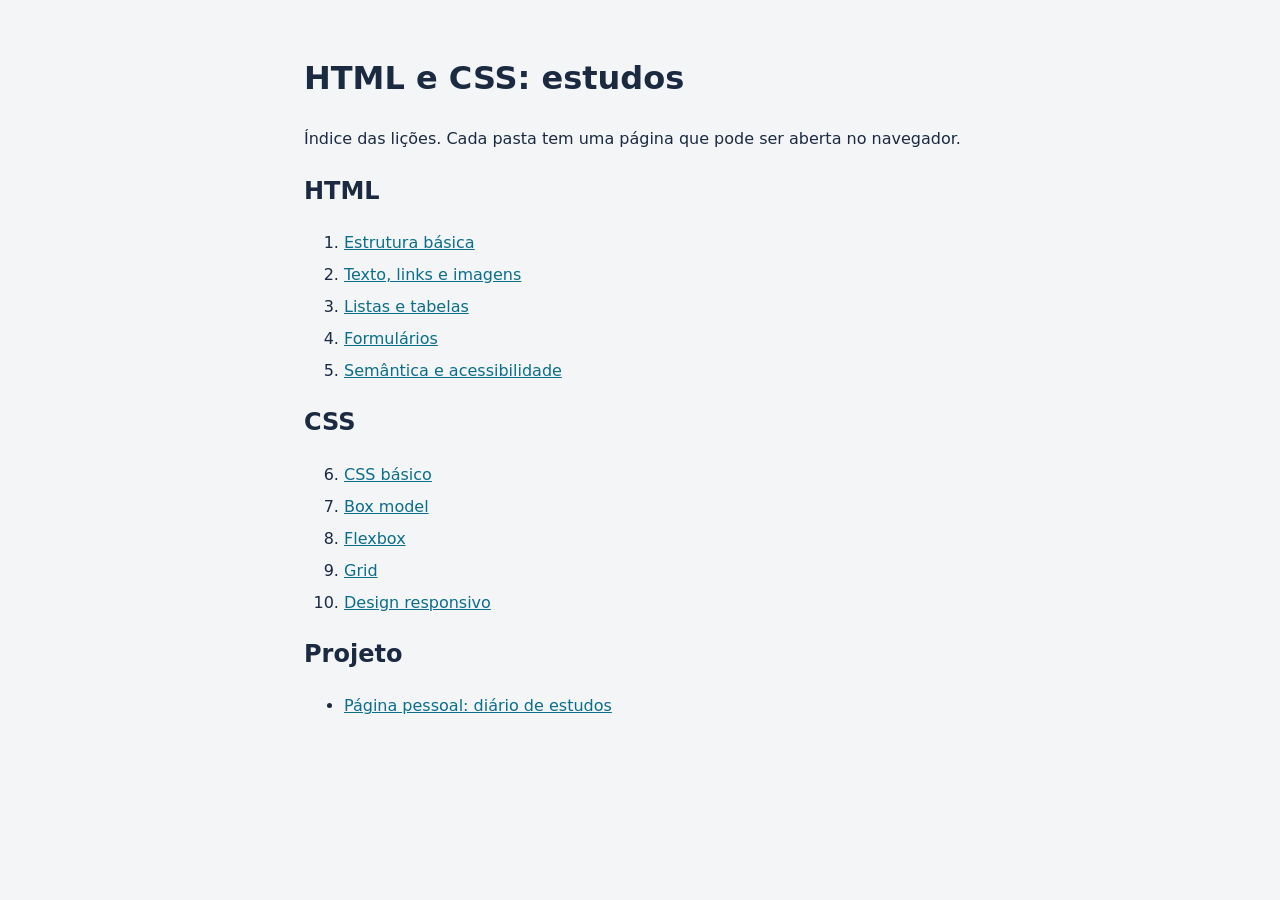
<file: index.html>
<!DOCTYPE html>
<html lang="pt-BR">
<head>
  <meta charset="UTF-8">
  <meta name="viewport" content="width=device-width, initial-scale=1.0">
  <title>HTML e CSS - Estudos</title>
  <style>
    body {
      font-family: system-ui, -apple-system, "Segoe UI", sans-serif;
      line-height: 1.6;
      max-width: 42rem;
      margin: 0 auto;
      padding: 2rem 1rem;
      color: #1b2a41;
      background-color: #f3f5f7;
    }
    a { color: #0b6e8a; }
    a:focus-visible { outline: 3px solid #f4b942; outline-offset: 2px; }
    li { margin-bottom: 0.4rem; }
    @media (prefers-color-scheme: dark) {
      body { color: #e8edf3; background-color: #121a26; }
      a { color: #5cc3e0; }
    }
  </style>
</head>
<body>
  <h1>HTML e CSS: estudos</h1>
  <p>Índice das lições. Cada pasta tem uma página que pode ser aberta no navegador.</p>

  <h2>HTML</h2>
  <ol>
    <li><a href="01-estrutura-basica/">Estrutura básica</a></li>
    <li><a href="02-texto-links-imagens/">Texto, links e imagens</a></li>
    <li><a href="03-listas-e-tabelas/">Listas e tabelas</a></li>
    <li><a href="04-formularios/">Formulários</a></li>
    <li><a href="05-semantica-e-acessibilidade/">Semântica e acessibilidade</a></li>
  </ol>

  <h2>CSS</h2>
  <ol start="6">
    <li><a href="06-css-basico/">CSS básico</a></li>
    <li><a href="07-box-model/">Box model</a></li>
    <li><a href="08-flexbox/">Flexbox</a></li>
    <li><a href="09-grid/">Grid</a></li>
    <li><a href="10-responsivo/">Design responsivo</a></li>
  </ol>

  <h2>Projeto</h2>
  <ul>
    <li><a href="projetos/pagina-pessoal/">Página pessoal: diário de estudos</a></li>
  </ul>
</body>
</html>
</file>
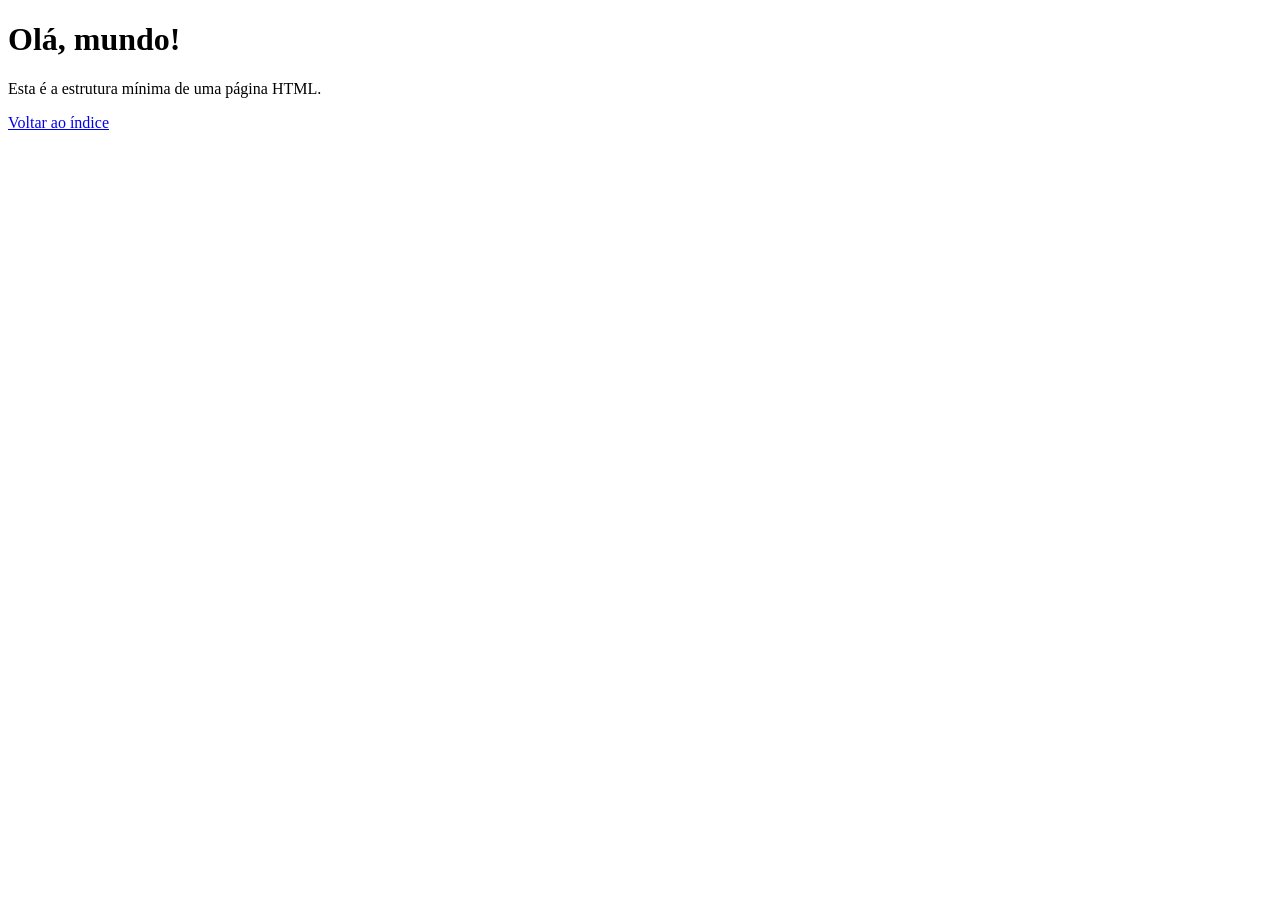
<file: 01-estrutura-basica/index.html>
<!DOCTYPE html>
<!-- Declara que o documento é HTML5. Sempre a primeira linha. -->
<html lang="pt-BR">
<!-- lang informa o idioma da página (leitores de tela e buscadores usam). -->
<head>
  <!-- O head guarda informações sobre a página; nada aqui aparece nela. -->
  <meta charset="UTF-8">
  <!-- UTF-8 faz os acentos (ç, ã, é) aparecerem corretamente. -->
  <meta name="viewport" content="width=device-width, initial-scale=1.0">
  <!-- Faz a página se ajustar à largura do celular. -->
  <title>01 - Estrutura básica</title>
  <!-- O título aparece na aba do navegador. -->
</head>
<body>
  <!-- Tudo o que aparece na página fica dentro do body. -->
  <h1>Olá, mundo!</h1>
  <p>Esta é a estrutura mínima de uma página HTML.</p>
  <p><a href="../index.html">Voltar ao índice</a></p>
</body>
</html>
</file>
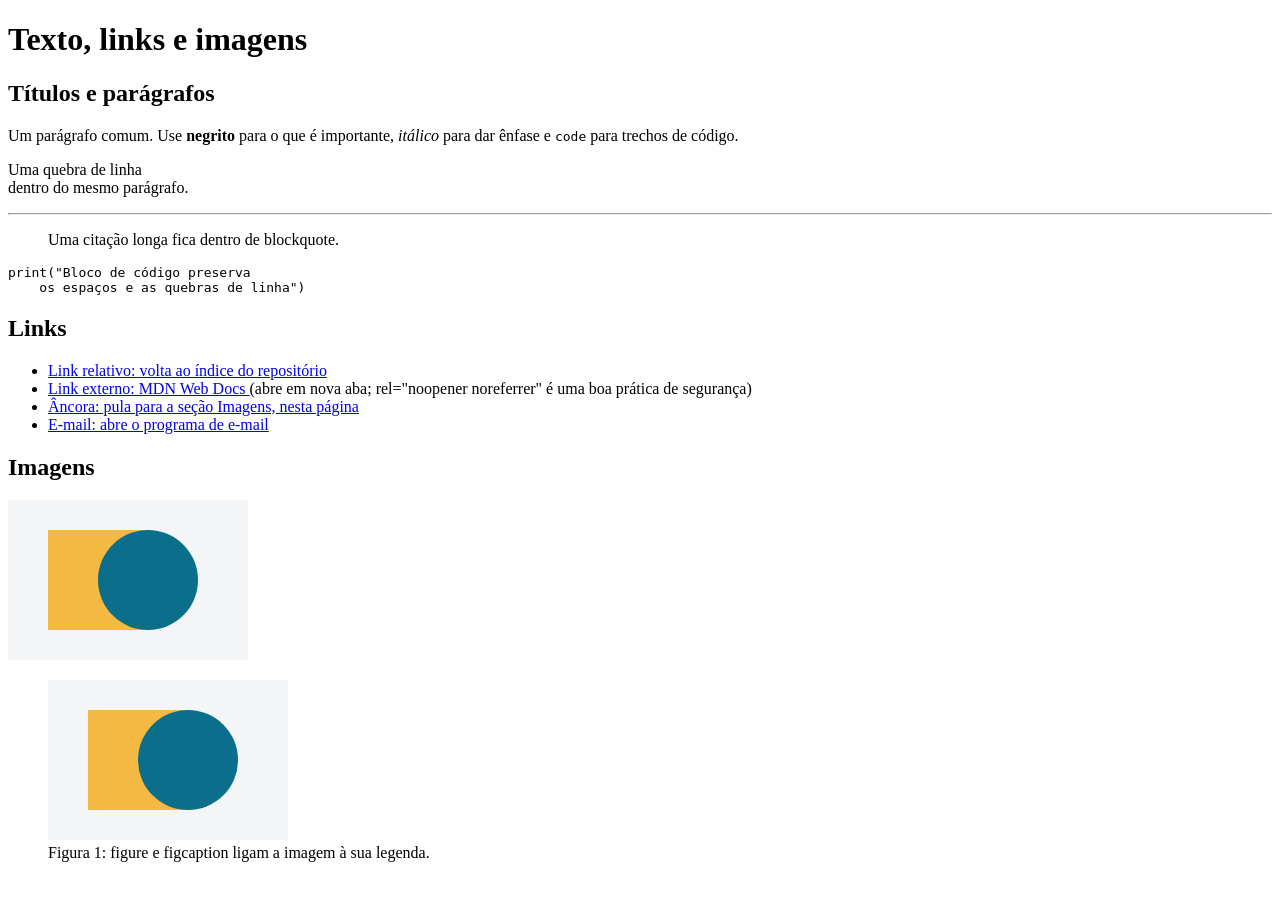
<file: 02-texto-links-imagens/index.html>
<!DOCTYPE html>
<html lang="pt-BR">
<head>
  <meta charset="UTF-8">
  <meta name="viewport" content="width=device-width, initial-scale=1.0">
  <title>02 - Texto, links e imagens</title>
</head>
<body>
  <h1>Texto, links e imagens</h1>

  <h2>Títulos e parágrafos</h2>
  <!-- h1 a h6: use um único h1 por página e não pule níveis. -->
  <p>
    Um parágrafo comum. Use <strong>negrito</strong> para o que é importante,
    <em>itálico</em> para dar ênfase e <code>code</code> para trechos de código.
  </p>
  <p>Uma quebra de linha<br>dentro do mesmo parágrafo.</p>
  <hr>
  <blockquote>
    <p>Uma citação longa fica dentro de blockquote.</p>
  </blockquote>
  <pre><code>print("Bloco de código preserva
    os espaços e as quebras de linha")</code></pre>

  <h2>Links</h2>
  <ul>
    <li><a href="../index.html">Link relativo: volta ao índice do repositório</a></li>
    <li>
      <a href="https://developer.mozilla.org/pt-BR/" target="_blank" rel="noopener noreferrer">
        Link externo: MDN Web Docs
      </a>
      (abre em nova aba; rel="noopener noreferrer" é uma boa prática de segurança)
    </li>
    <li><a href="#imagens">Âncora: pula para a seção Imagens, nesta página</a></li>
    <li><a href="mailto:voce@exemplo.com">E-mail: abre o programa de e-mail</a></li>
  </ul>

  <h2 id="imagens">Imagens</h2>
  <!-- alt descreve a imagem para quem não pode vê-la; width e height evitam "pulos" no carregamento. -->
  <img src="img/formas.svg" alt="Círculo azul sobre um quadrado amarelo" width="240" height="160">

  <figure>
    <img src="img/formas.svg" alt="Círculo azul sobre um quadrado amarelo" width="240" height="160">
    <figcaption>Figura 1: figure e figcaption ligam a imagem à sua legenda.</figcaption>
  </figure>
</body>
</html>
</file>
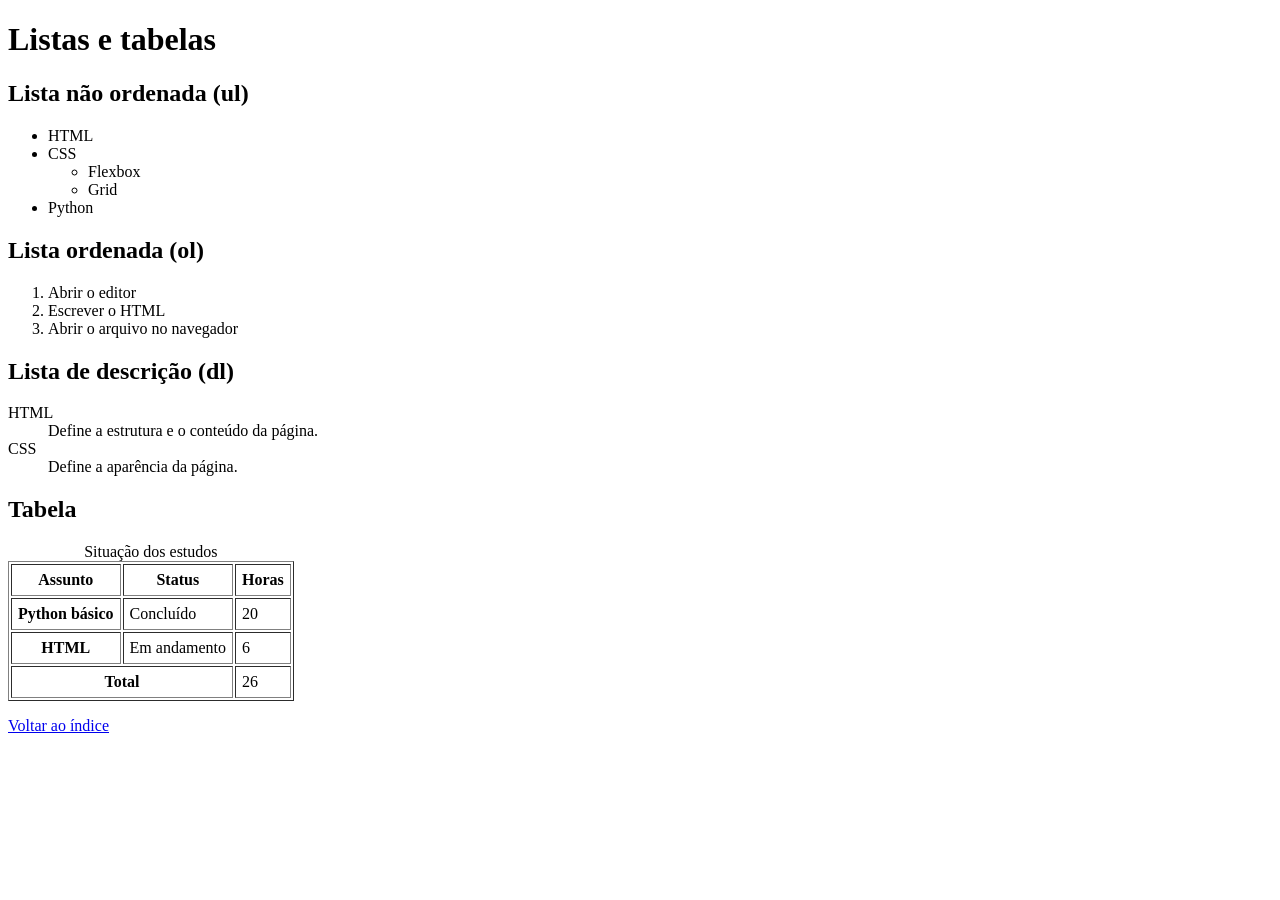
<file: 03-listas-e-tabelas/index.html>
<!DOCTYPE html>
<html lang="pt-BR">
<head>
  <meta charset="UTF-8">
  <meta name="viewport" content="width=device-width, initial-scale=1.0">
  <title>03 - Listas e tabelas</title>
</head>
<body>
  <h1>Listas e tabelas</h1>

  <h2>Lista não ordenada (ul)</h2>
  <ul>
    <li>HTML</li>
    <li>CSS
      <ul>
        <li>Flexbox</li>
        <li>Grid</li>
      </ul>
    </li>
    <li>Python</li>
  </ul>

  <h2>Lista ordenada (ol)</h2>
  <ol>
    <li>Abrir o editor</li>
    <li>Escrever o HTML</li>
    <li>Abrir o arquivo no navegador</li>
  </ol>

  <h2>Lista de descrição (dl)</h2>
  <dl>
    <dt>HTML</dt>
    <dd>Define a estrutura e o conteúdo da página.</dd>
    <dt>CSS</dt>
    <dd>Define a aparência da página.</dd>
  </dl>

  <h2>Tabela</h2>
  <!-- Tabelas servem para dados em linhas e colunas, nunca para montar o layout da página. -->
  <table border="1" cellpadding="6">
    <caption>Situação dos estudos</caption>
    <thead>
      <tr>
        <th scope="col">Assunto</th>
        <th scope="col">Status</th>
        <th scope="col">Horas</th>
      </tr>
    </thead>
    <tbody>
      <tr>
        <th scope="row">Python básico</th>
        <td>Concluído</td>
        <td>20</td>
      </tr>
      <tr>
        <th scope="row">HTML</th>
        <td>Em andamento</td>
        <td>6</td>
      </tr>
    </tbody>
    <tfoot>
      <tr>
        <th scope="row" colspan="2">Total</th>
        <td>26</td>
      </tr>
    </tfoot>
  </table>

  <p><a href="../index.html">Voltar ao índice</a></p>
</body>
</html>
</file>
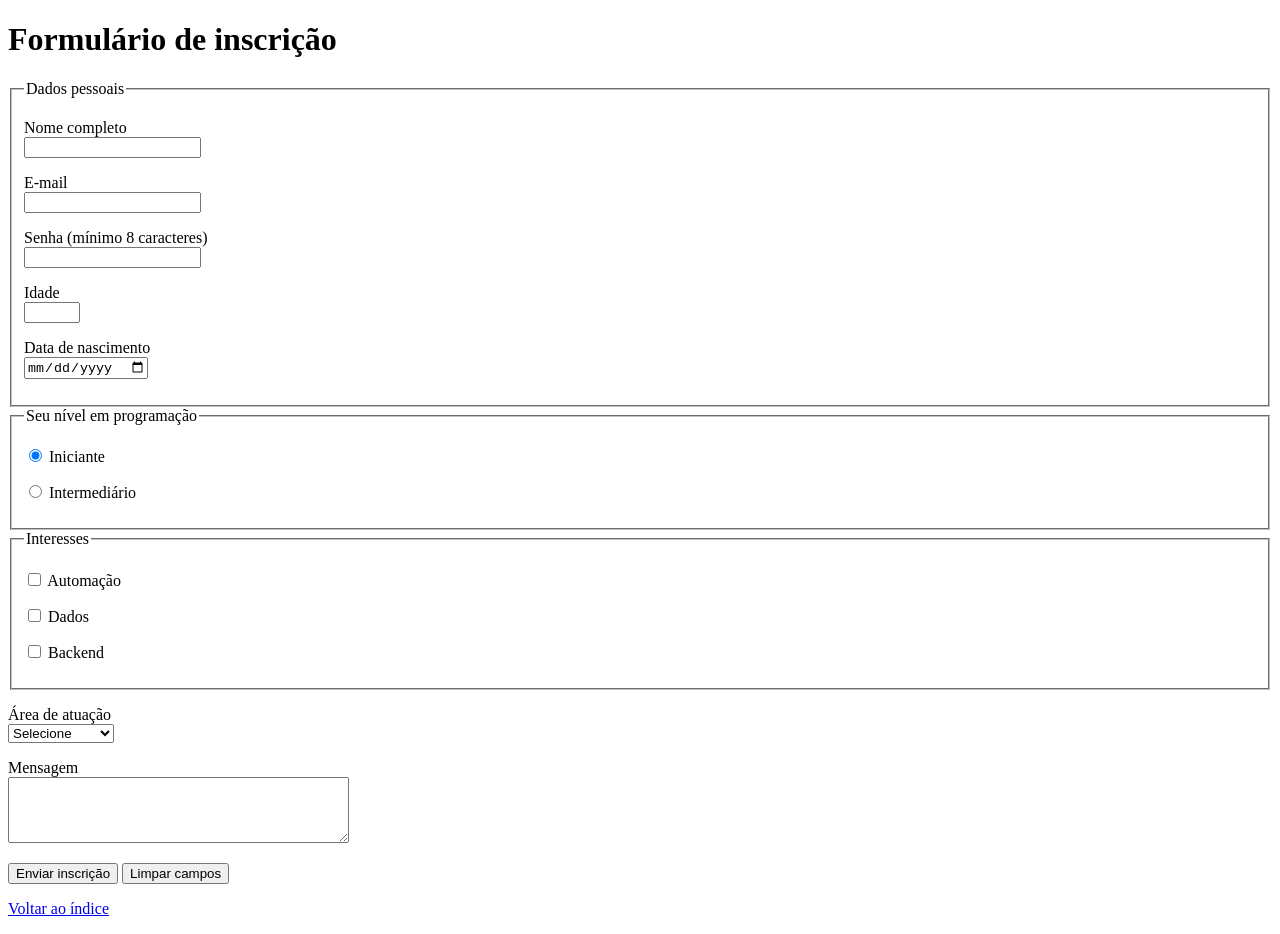
<file: 04-formularios/index.html>
<!DOCTYPE html>
<html lang="pt-BR">

<head>
  <meta charset="UTF-8">
  <meta name="viewport" content="width=device-width, initial-scale=1.0">
  <title>04 - Formulários</title>
</head>

<body>
  <h1>Formulário de inscrição</h1>

  <!--
    action="#" significa que o formulário não é enviado a lugar nenhum.
    Para receber os dados é preciso um servidor (por exemplo, um backend em
    Python).
  -->
  <form action="#" method="post">
    <fieldset>
      <legend>Dados pessoais</legend>

      <!-- label ligado ao campo por for/id: clicar no texto foca o campo. -->
      <p>
        <label for="nome">Nome completo</label><br>
        <input type="text" id="nome" name="nome" required autocomplete="name">
      </p>
      <p>
        <label for="email">E-mail</label><br>
        <input type="email" id="email" name="email" required autocomplete="email">
      </p>
      <p>
        <label for="senha">Senha (mínimo 8 caracteres)</label><br>
        <input type="password" id="senha" name="senha" minlength="8" required autocomplete="new-password">
      </p>
      <p>
        <label for="idade">Idade</label><br>
        <input type="number" id="idade" name="idade" min="0" max="120">
      </p>
      <p>
        <label for="nascimento">Data de nascimento</label><br>
        <input type="date" id="nascimento" name="nascimento">
      </p>
    </fieldset>

    <fieldset>
      <legend>Seu nível em programação</legend>
      <!-- Radios com o mesmo name: só um pode ser marcado. -->
      <p>
        <input type="radio" id="iniciante" name="nivel" value="iniciante" checked>
        <label for="iniciante">Iniciante</label>
      </p>
      <p>
        <input type="radio" id="intermediario" name="nivel" value="intermediario">
        <label for="intermediario">Intermediário</label>
      </p>
    </fieldset>

    <fieldset>
      <legend>Interesses</legend>
      <!-- Checkboxes: vários podem ser marcados. -->
      <p>
        <input type="checkbox" id="automacao" name="interesses" value="automacao">
        <label for="automacao">Automação</label>
      </p>
      <p>
        <input type="checkbox" id="dados" name="interesses" value="dados">
        <label for="dados">Dados</label>
      </p>
      <p>
        <input type="checkbox" id="backend" name="interesses" value="backend">
        <label for="backend">Backend</label>
      </p>
    </fieldset>

    <p>
      <label for="area">Área de atuação</label><br>
      <select id="area" name="area">
        <option value="">Selecione</option>
        <option value="ti">Tecnologia</option>
        <option value="adm">Administrativo</option>
        <option value="outra">Outra</option>
      </select>
    </p>
    <p>
      <label for="mensagem">Mensagem</label><br>
      <textarea id="mensagem" name="mensagem" rows="4" cols="40"></textarea>
    </p>

    <button type="submit">Enviar inscrição</button>
    <button type="reset">Limpar campos</button>
  </form>

  <p><a href="../index.html">Voltar ao índice</a></p>
</body>

</html>
</file>
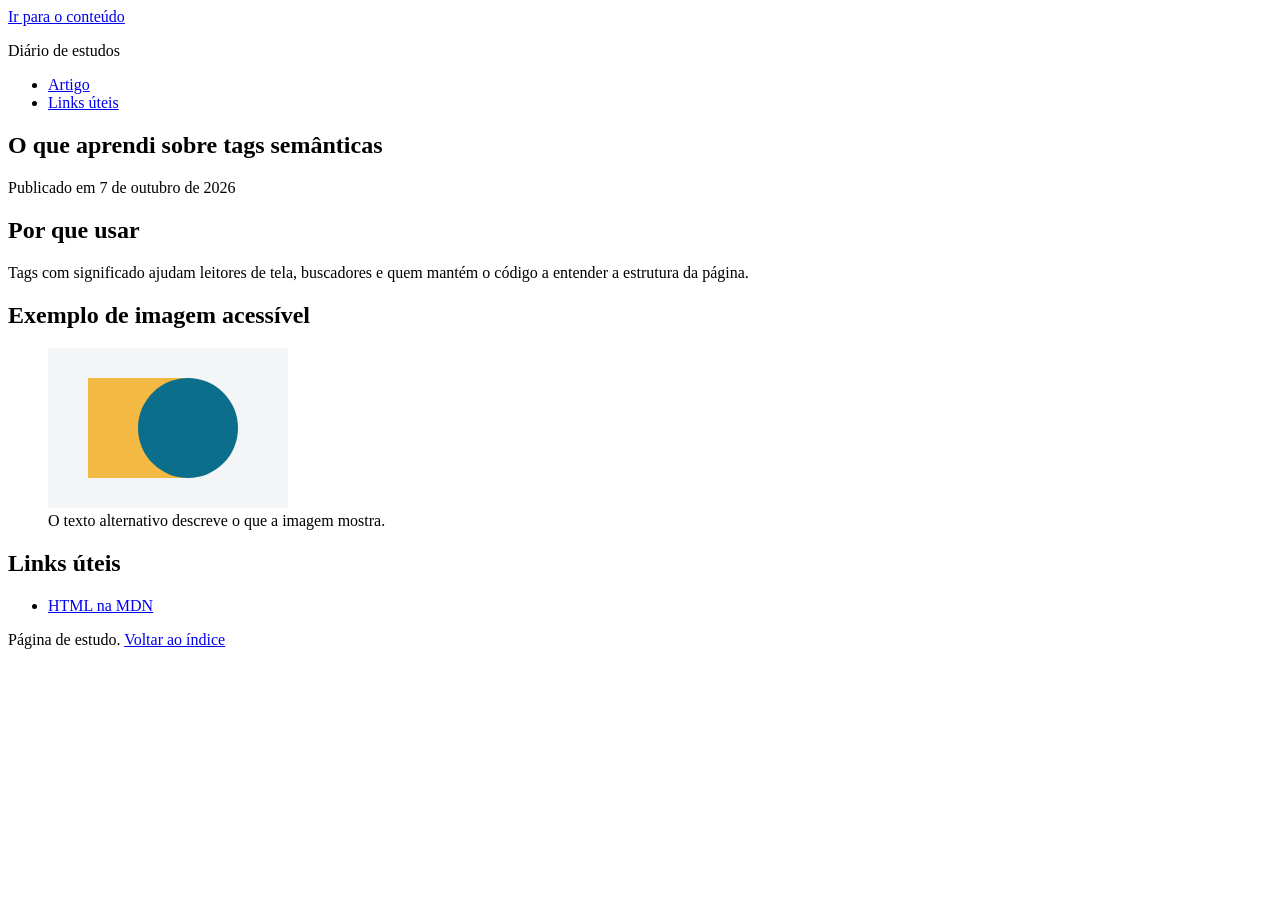
<file: 05-semantica-e-acessibilidade/index.html>
<!DOCTYPE html>
<html lang="pt-BR">

<head>
  <meta charset="UTF-8">
  <meta name="viewport" content="width=device-width, initial-scale=1.0">
  <title>05 - Semântica e acessibilidade</title>
</head>

<body>
  <!-- Link para quem navega só pelo teclado pular o menu. -->
  <a href="#conteudo">Ir para o conteúdo</a>

  <!-- header: cabeçalho da página (ou de uma seção). -->
  <header>
    <p>Diário de estudos</p>
    <!-- nav: bloco de navegação. aria-label diferencia de outros nav. -->
    <nav aria-label="Principal">
      <ul>
        <li><a href="#conteudo">Artigo</a></li>
        <li><a href="#lateral">Links úteis</a></li>
      </ul>
    </nav>
  </header>

  <!-- main: o conteúdo principal. Usar um por página. -->
  <main id="conteudo">
    <!-- article: conteúdo que faz sentido sozinho (post, notícia). -->
    <article>
      <h1>O que aprendi sobre tags semânticas</h1>
      <p>
        Publicado em <time datetime="2026-10-07">7 de outubro de 2026</time>
      </p>

      <!-- section: parte temática do conteúdo, normalmente com um título. -->
      <section>
        <h2>Por que usar</h2>
        <p>
          Tags com significado ajudam leitores de tela, buscadores e quem
          mantém o código a entender a estrutura da página.
        </p>
      </section>

      <section>
        <h2>Exemplo de imagem acessível</h2>
        <figure>
          <img src="../02-texto-links-imagens/img/formas.svg" alt="Círculo azul sobre um quadrado amarelo" width="240"
            height="160">
          <figcaption>O texto alternativo descreve o que a imagem mostra.</figcaption>
        </figure>
      </section>
    </article>

    <!-- aside: conteúdo relacionado, mas secundário. -->
    <aside id="lateral">
      <h2>Links úteis</h2>
      <ul>
        <li><a href="https://developer.mozilla.org/pt-BR/docs/Web/HTML" target="_blank" rel="noopener noreferrer">HTML
            na MDN</a></li>
      </ul>
    </aside>
  </main>

  <!-- footer: rodapé da página (ou de uma seção). -->
  <footer>
    <p>Página de estudo. <a href="../index.html">Voltar ao índice</a></p>
  </footer>
</body>

</html>
</file>
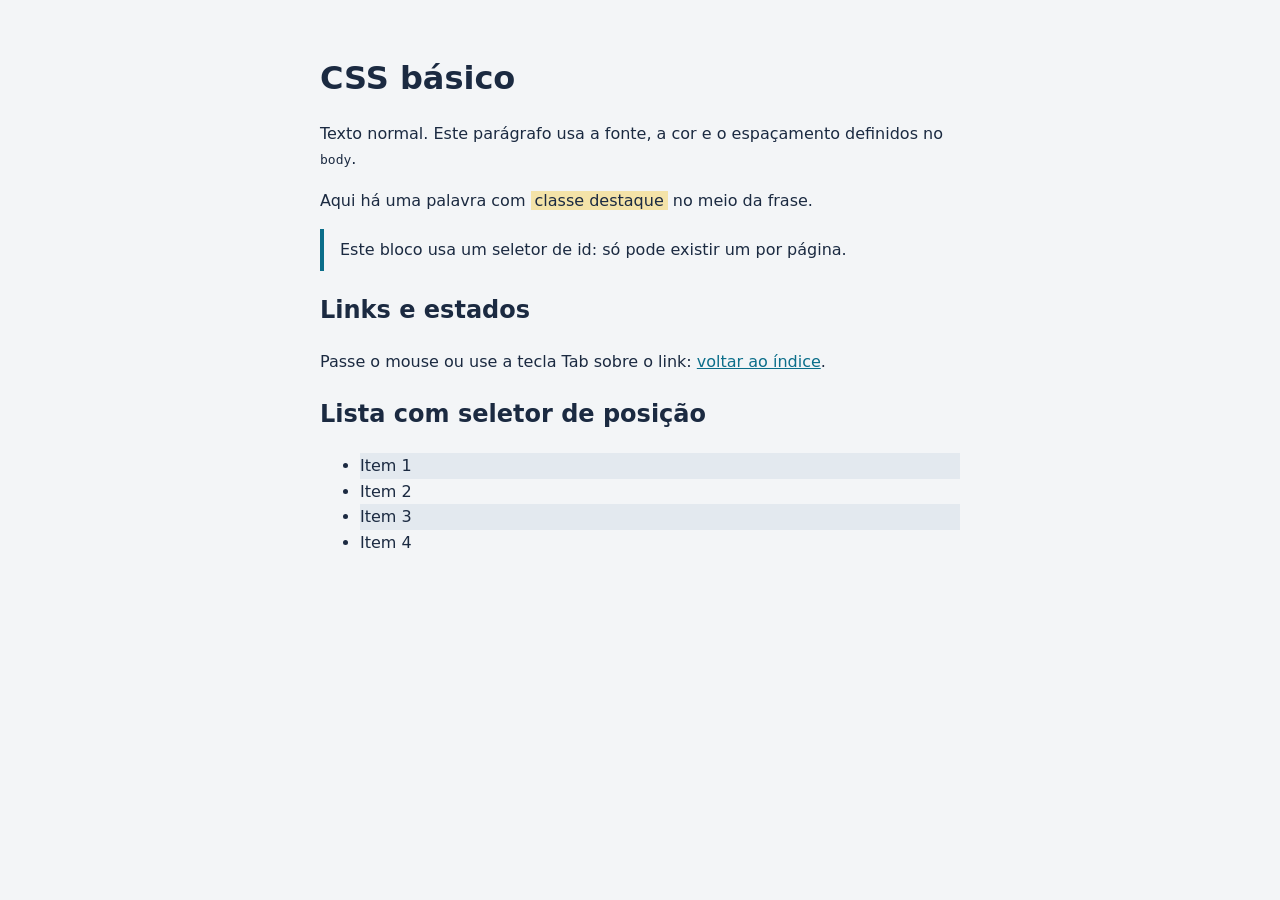
<file: 06-css-basico/index.html>
<!DOCTYPE html>
<html lang="pt-BR">
<head>
  <meta charset="UTF-8">
  <meta name="viewport" content="width=device-width, initial-scale=1.0">
  <title>06 - CSS básico</title>
  <!-- Liga a folha de estilo externa: a forma recomendada de usar CSS. -->
  <link rel="stylesheet" href="style.css">
</head>
<body>
  <h1>CSS básico</h1>

  <p>Texto normal. Este parágrafo usa a fonte, a cor e o espaçamento definidos no <code>body</code>.</p>
  <p>Aqui há uma palavra com <span class="destaque">classe destaque</span> no meio da frase.</p>
  <p id="aviso">Este bloco usa um seletor de id: só pode existir um por página.</p>

  <h2>Links e estados</h2>
  <p>
    Passe o mouse ou use a tecla Tab sobre o link:
    <a href="../index.html">voltar ao índice</a>.
  </p>

  <h2>Lista com seletor de posição</h2>
  <ul class="zebra">
    <li>Item 1</li>
    <li>Item 2</li>
    <li>Item 3</li>
    <li>Item 4</li>
  </ul>
</body>
</html>
</file>
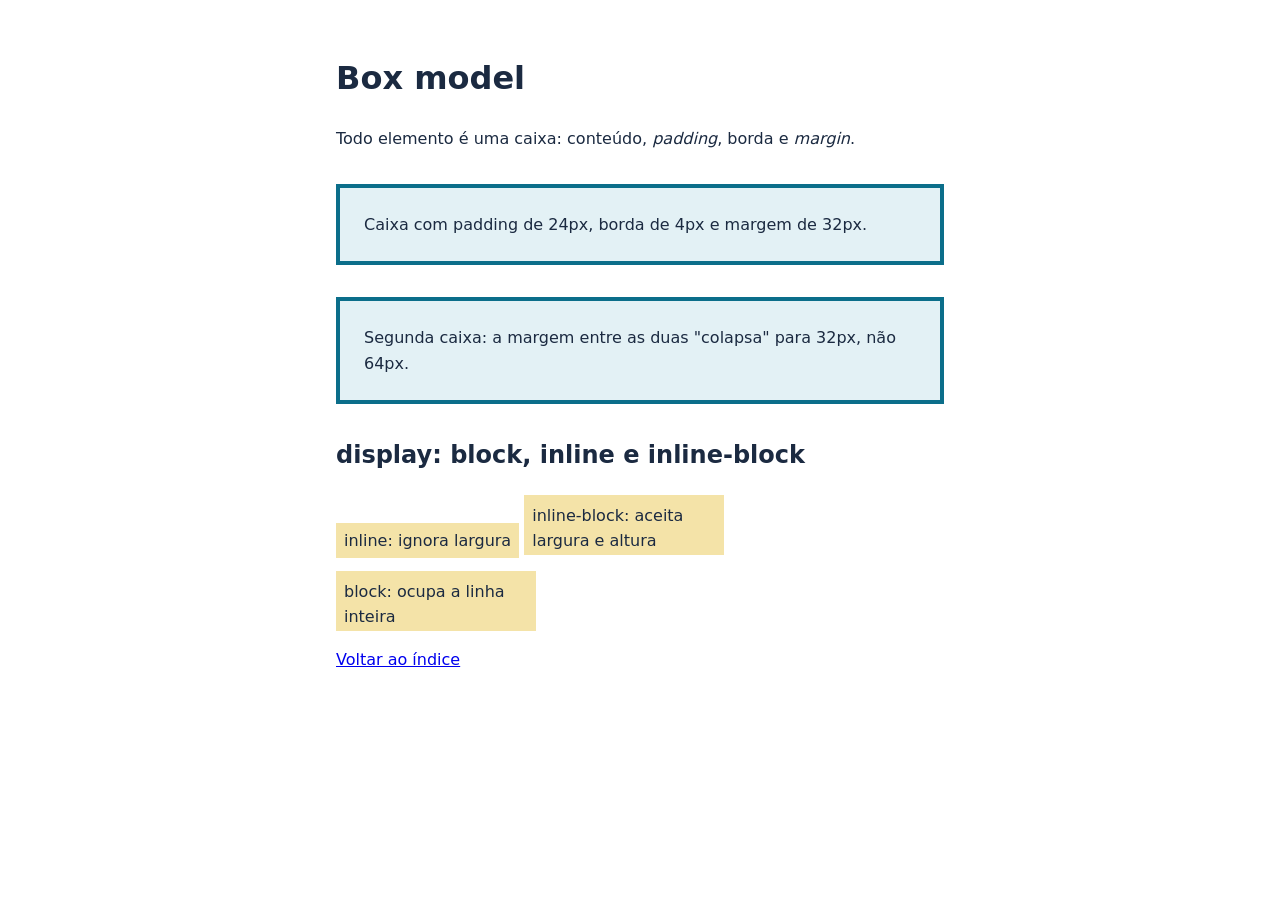
<file: 07-box-model/index.html>
<!DOCTYPE html>
<html lang="pt-BR">
<head>
  <meta charset="UTF-8">
  <meta name="viewport" content="width=device-width, initial-scale=1.0">
  <title>07 - Box model</title>
  <link rel="stylesheet" href="style.css">
</head>
<body>
  <h1>Box model</h1>
  <p>Todo elemento é uma caixa: conteúdo, <em>padding</em>, borda e <em>margin</em>.</p>

  <div class="caixa">
    Caixa com padding de 24px, borda de 4px e margem de 32px.
  </div>

  <div class="caixa">
    Segunda caixa: a margem entre as duas "colapsa" para 32px, não 64px.
  </div>

  <h2>display: block, inline e inline-block</h2>
  <p>
    <span class="inline">inline: ignora largura</span>
    <span class="inline-bloco">inline-block: aceita largura e altura</span>
  </p>
  <div class="bloco">block: ocupa a linha inteira</div>

  <p><a href="../index.html">Voltar ao índice</a></p>
</body>
</html>
</file>
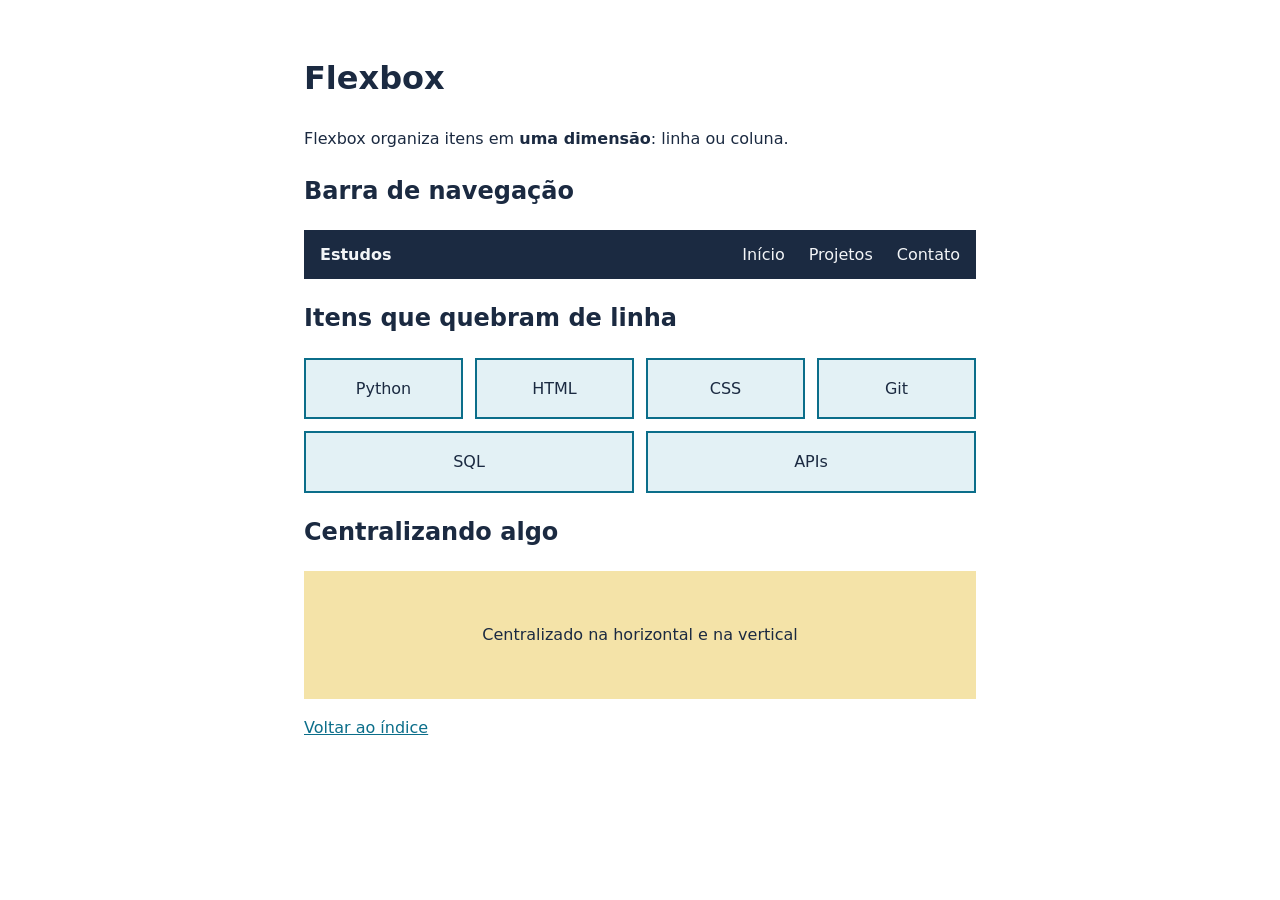
<file: 08-flexbox/index.html>
<!DOCTYPE html>
<html lang="pt-BR">
<head>
  <meta charset="UTF-8">
  <meta name="viewport" content="width=device-width, initial-scale=1.0">
  <title>08 - Flexbox</title>
  <link rel="stylesheet" href="style.css">
</head>
<body>
  <h1>Flexbox</h1>
  <p>Flexbox organiza itens em <strong>uma dimensão</strong>: linha ou coluna.</p>

  <h2>Barra de navegação</h2>
  <nav class="barra" aria-label="Exemplo">
    <a class="logo" href="#">Estudos</a>
    <ul class="menu">
      <li><a href="#">Início</a></li>
      <li><a href="#">Projetos</a></li>
      <li><a href="#">Contato</a></li>
    </ul>
  </nav>

  <h2>Itens que quebram de linha</h2>
  <div class="trilha">
    <div class="item">Python</div>
    <div class="item">HTML</div>
    <div class="item">CSS</div>
    <div class="item">Git</div>
    <div class="item">SQL</div>
    <div class="item">APIs</div>
  </div>

  <h2>Centralizando algo</h2>
  <div class="centro">Centralizado na horizontal e na vertical</div>

  <p><a href="../index.html">Voltar ao índice</a></p>
</body>
</html>
</file>
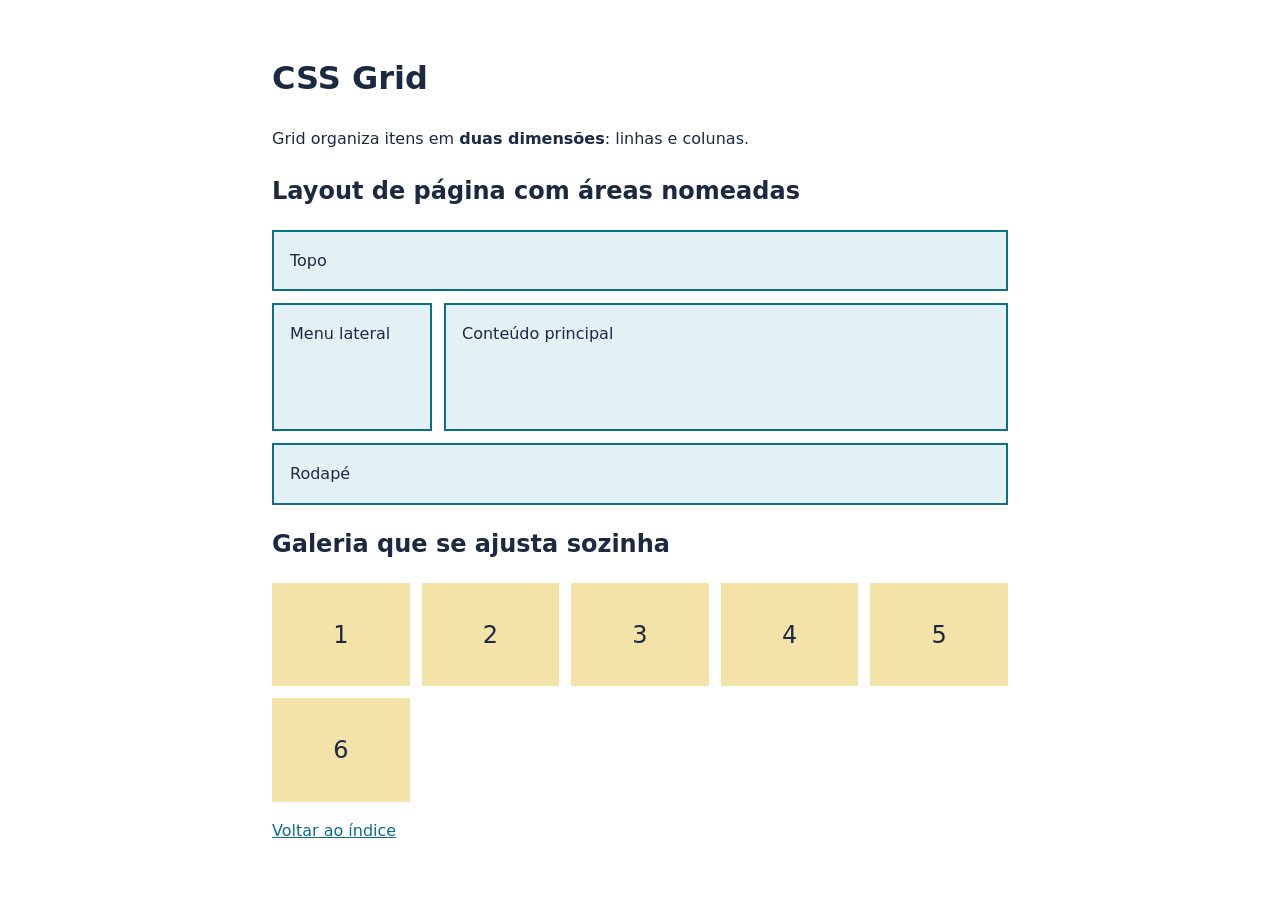
<file: 09-grid/index.html>
<!DOCTYPE html>
<html lang="pt-BR">
<head>
  <meta charset="UTF-8">
  <meta name="viewport" content="width=device-width, initial-scale=1.0">
  <title>09 - Grid</title>
  <link rel="stylesheet" href="style.css">
</head>
<body>
  <h1>CSS Grid</h1>
  <p>Grid organiza itens em <strong>duas dimensões</strong>: linhas e colunas.</p>

  <h2>Layout de página com áreas nomeadas</h2>
  <div class="pagina">
    <header class="topo">Topo</header>
    <nav class="lateral" aria-label="Exemplo">Menu lateral</nav>
    <main class="principal">Conteúdo principal</main>
    <footer class="rodape">Rodapé</footer>
  </div>

  <h2>Galeria que se ajusta sozinha</h2>
  <div class="galeria">
    <div class="foto">1</div>
    <div class="foto">2</div>
    <div class="foto">3</div>
    <div class="foto">4</div>
    <div class="foto">5</div>
    <div class="foto">6</div>
  </div>

  <p><a href="../index.html">Voltar ao índice</a></p>
</body>
</html>
</file>
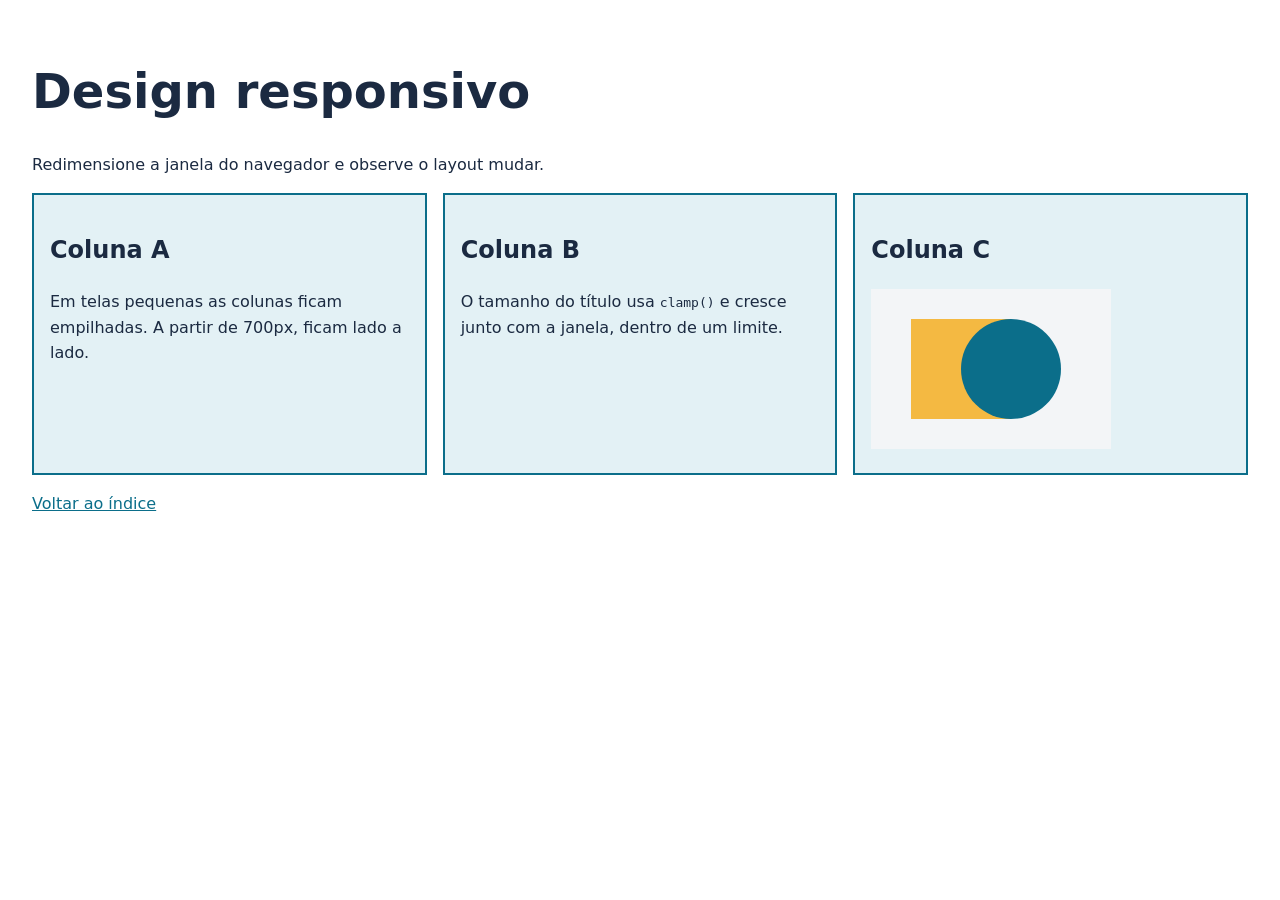
<file: 10-responsivo/index.html>
<!DOCTYPE html>
<html lang="pt-BR">
<head>
  <meta charset="UTF-8">
  <!-- Sem esta linha, o celular mostra a página "encolhida" como se fosse um desktop. -->
  <meta name="viewport" content="width=device-width, initial-scale=1.0">
  <title>10 - Design responsivo</title>
  <link rel="stylesheet" href="style.css">
</head>
<body>
  <header class="cabecalho">
    <h1>Design responsivo</h1>
    <p>Redimensione a janela do navegador e observe o layout mudar.</p>
  </header>

  <main class="colunas">
    <section class="coluna">
      <h2>Coluna A</h2>
      <p>Em telas pequenas as colunas ficam empilhadas. A partir de 700px, ficam lado a lado.</p>
    </section>
    <section class="coluna">
      <h2>Coluna B</h2>
      <p>O tamanho do título usa <code>clamp()</code> e cresce junto com a janela, dentro de um limite.</p>
    </section>
    <section class="coluna">
      <h2>Coluna C</h2>
      <img src="../02-texto-links-imagens/img/formas.svg"
           alt="Círculo azul sobre um quadrado amarelo" width="240" height="160">
    </section>
  </main>

  <p class="rodape"><a href="../index.html">Voltar ao índice</a></p>
</body>
</html>
</file>
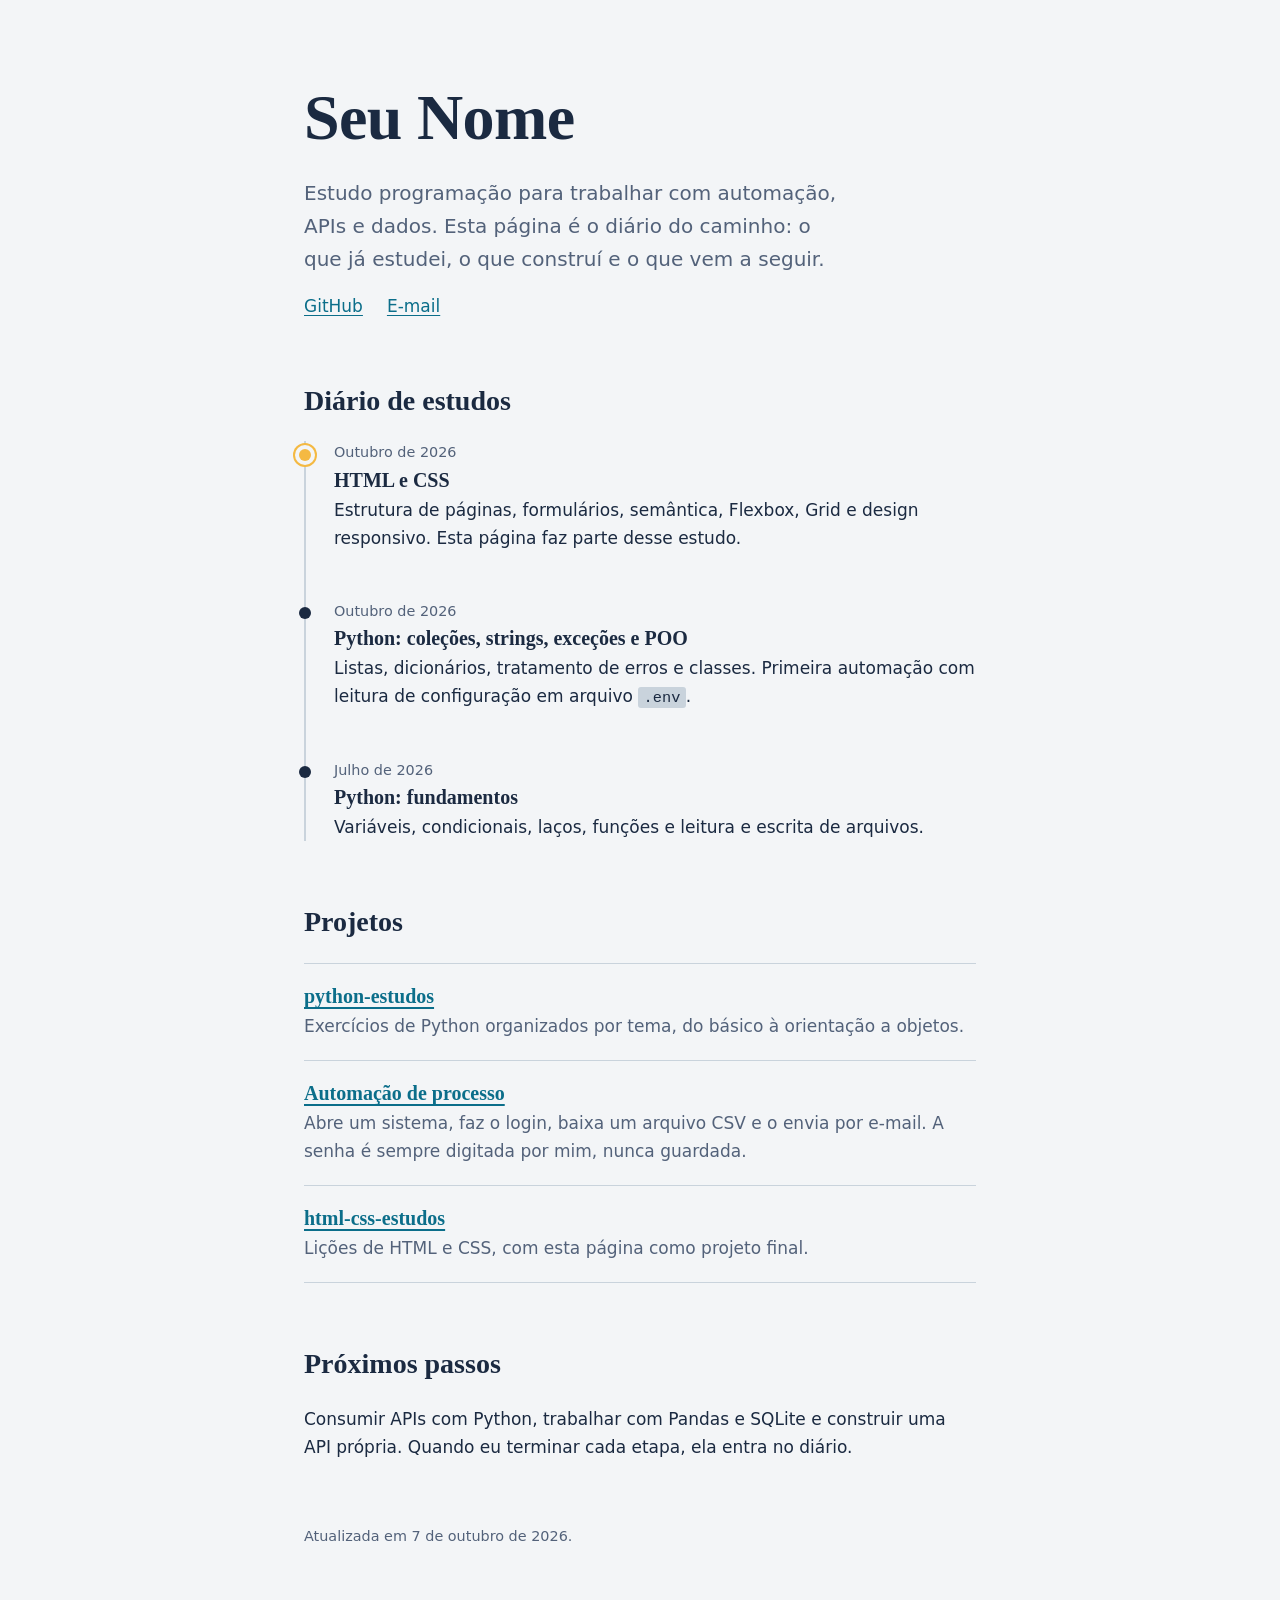
<file: projetos/pagina-pessoal/index.html>
<!DOCTYPE html>
<html lang="pt-BR">

<head>
  <meta charset="UTF-8">
  <meta name="viewport" content="width=device-width, initial-scale=1.0">
  <title>Seu Nome - Diário de estudos em programação</title>
  <meta name="description" content="Diário de estudos de Python, HTML e CSS, com projetos de automação.">
  <link rel="stylesheet" href="style.css">
</head>

<body>
  <a class="pular" href="#conteudo">Ir para o conteúdo</a>

  <header class="topo">
    <h1>Seu Nome</h1>
    <p class="resumo">
      Estudo programação para trabalhar com automação, APIs e dados.
      Esta página é o diário do caminho: o que já estudei, o que construí
      e o que vem a seguir.
    </p>
    <p class="contatos">
      <a href="https://github.com/gustavodurais">GitHub</a>
      <a href="mailto:gdbgustavoborborema@gmail.com">E-mail</a>
    </p>
  </header>

  <main id="conteudo">
    <section aria-labelledby="titulo-diario">
      <h2 id="titulo-diario">Diário de estudos</h2>
      <ol class="linha-do-tempo">
        <li class="atual">
          <time datetime="2026-10">Outubro de 2026</time>
          <h3>HTML e CSS</h3>
          <p>
            Estrutura de páginas, formulários, semântica, Flexbox, Grid e
            design responsivo. Esta página faz parte desse estudo.
          </p>
        </li>
        <li>
          <time datetime="2026-10">Outubro de 2026</time>
          <h3>Python: coleções, strings, exceções e POO</h3>
          <p>
            Listas, dicionários, tratamento de erros e classes. Primeira
            automação com leitura de configuração em arquivo <code>.env</code>.
          </p>
        </li>
        <li>
          <time datetime="2026-07">Julho de 2026</time>
          <h3>Python: fundamentos</h3>
          <p>
            Variáveis, condicionais, laços, funções e leitura e escrita de
            arquivos.
          </p>
        </li>
      </ol>
    </section>

    <section aria-labelledby="titulo-projetos">
      <h2 id="titulo-projetos">Projetos</h2>
      <ul class="projetos">
        <li>
          <h3><a href="https://github.com/gustavodurais/python-estudos">python-estudos</a></h3>
          <p>Exercícios de Python organizados por tema, do básico à orientação a objetos.</p>
        </li>
        <li>
          <h3><a href="https://github.com/gustavodurais/python-estudos/tree/main/projetos/automacao-processo">Automação
              de
              processo</a></h3>
          <p>
            Abre um sistema, faz o login, baixa um arquivo CSV e o envia por
            e-mail. A senha é sempre digitada por mim, nunca guardada.
          </p>
        </li>
        <li>
          <h3><a href="https://github.com/gustavodurais/html-css-estudos">html-css-estudos</a></h3>
          <p>Lições de HTML e CSS, com esta página como projeto final.</p>
        </li>
      </ul>
    </section>

    <section aria-labelledby="titulo-proximos">
      <h2 id="titulo-proximos">Próximos passos</h2>
      <p>
        Consumir APIs com Python, trabalhar com Pandas e SQLite e construir
        uma API própria. Quando eu terminar cada etapa, ela entra no diário.
      </p>
    </section>
  </main>

  <footer class="rodape">
    <p>Atualizada em <time datetime="2026-10-07">7 de outubro de 2026</time>.</p>
  </footer>
</body>

</html>
</file>
<file: 06-css-basico/style.css>
/* Variáveis CSS (custom properties): mude a cor em um lugar só. */
:root {
  --cor-texto: #1b2a41;
  --cor-fundo: #f3f5f7;
  --cor-destaque: #0b6e8a;
  --cor-marca: #f4e3a8;
}

/* Seletor de elemento: vale para todas as tags body. */
body {
  font-family: system-ui, -apple-system, "Segoe UI", sans-serif;
  line-height: 1.6;
  color: var(--cor-texto);
  background-color: var(--cor-fundo);
  max-width: 40rem;
  margin: 0 auto;
  padding: 2rem 1rem;
}

h1 {
  font-size: 2rem;
  margin-bottom: 0.5rem;
}

/* Seletor de classe: começa com ponto. Pode ser usado várias vezes. */
.destaque {
  background-color: var(--cor-marca);
  padding: 0 0.25em;
}

/* Seletor de id: começa com #. */
#aviso {
  border-left: 4px solid var(--cor-destaque);
  padding: 0.5rem 1rem;
}

/* Pseudoclasses: estilos para um estado do elemento. */
a {
  color: var(--cor-destaque);
}

a:hover {
  text-decoration: none;
}

/* Foco visível para quem navega pelo teclado: não remova! */
a:focus-visible {
  outline: 3px solid #f4b942;
  outline-offset: 2px;
}

/* Seletor combinado: só li dentro de .zebra, nas posições ímpares. */
.zebra li:nth-child(odd) {
  background-color: #e3e9ef;
}
</file>
<file: 07-box-model/style.css>
/* Com border-box, width e height incluem padding e borda.
   Fica muito mais fácil prever o tamanho das caixas. */
*,
*::before,
*::after {
  box-sizing: border-box;
}

body {
  font-family: system-ui, -apple-system, "Segoe UI", sans-serif;
  line-height: 1.6;
  color: #1b2a41;
  max-width: 40rem;
  margin: 0 auto;
  padding: 2rem 1rem;
}

.caixa {
  width: 100%;
  padding: 24px;            /* espaço entre o conteúdo e a borda */
  border: 4px solid #0b6e8a; /* a borda */
  margin: 32px 0;           /* espaço fora da borda */
  background-color: #e3f1f5;
}

.inline,
.inline-bloco,
.bloco {
  background-color: #f4e3a8;
  padding: 8px;
  width: 200px;
  height: 60px;
}

.inline {
  display: inline;       /* width e height são ignorados */
}

.inline-bloco {
  display: inline-block; /* fica na linha, mas respeita width e height */
}

.bloco {
  display: block;        /* quebra a linha antes e depois */
  margin-top: 1rem;
}
</file>
<file: 08-flexbox/style.css>
*,
*::before,
*::after {
  box-sizing: border-box;
}

body {
  font-family: system-ui, -apple-system, "Segoe UI", sans-serif;
  line-height: 1.6;
  color: #1b2a41;
  max-width: 44rem;
  margin: 0 auto;
  padding: 2rem 1rem;
}

a {
  color: #0b6e8a;
}

/* Contêiner flex: os filhos diretos viram itens flex. */
.barra {
  display: flex;
  justify-content: space-between; /* eixo principal (horizontal) */
  align-items: center;            /* eixo transversal (vertical) */
  padding: 0.75rem 1rem;
  background-color: #1b2a41;
}

.barra a {
  color: #f3f5f7;
  text-decoration: none;
}

.logo {
  font-weight: 700;
}

.menu {
  display: flex;   /* flex também funciona dentro de flex */
  gap: 1.5rem;     /* espaço entre os itens */
  list-style: none;
  margin: 0;
  padding: 0;
}

/* flex-wrap: os itens quebram de linha quando não cabem. */
.trilha {
  display: flex;
  flex-wrap: wrap;
  gap: 0.75rem;
}

.item {
  flex: 1 1 8rem; /* pode crescer, pode encolher, base de 8rem */
  padding: 1rem;
  text-align: center;
  background-color: #e3f1f5;
  border: 2px solid #0b6e8a;
}

.centro {
  display: flex;
  justify-content: center;
  align-items: center;
  height: 8rem;
  background-color: #f4e3a8;
}
</file>
<file: 09-grid/style.css>
*,
*::before,
*::after {
  box-sizing: border-box;
}

body {
  font-family: system-ui, -apple-system, "Segoe UI", sans-serif;
  line-height: 1.6;
  color: #1b2a41;
  max-width: 48rem;
  margin: 0 auto;
  padding: 2rem 1rem;
}

a {
  color: #0b6e8a;
}

/* Layout com áreas nomeadas: o desenho está no próprio CSS. */
.pagina {
  display: grid;
  grid-template-columns: 10rem 1fr;  /* 10rem fixos + o resto (1fr) */
  grid-template-areas:
    "topo    topo"
    "lateral principal"
    "rodape  rodape";
  gap: 0.75rem;
}

.topo { grid-area: topo; }
.lateral { grid-area: lateral; }
.principal { grid-area: principal; min-height: 8rem; }
.rodape { grid-area: rodape; }

.pagina > * {
  padding: 1rem;
  background-color: #e3f1f5;
  border: 2px solid #0b6e8a;
}

/* auto-fit + minmax: quantas colunas de pelo menos 8rem couberem. */
.galeria {
  display: grid;
  grid-template-columns: repeat(auto-fit, minmax(8rem, 1fr));
  gap: 0.75rem;
}

.foto {
  display: grid;
  place-items: center;   /* centraliza o conteúdo nas duas direções */
  aspect-ratio: 4 / 3;
  font-size: 1.5rem;
  background-color: #f4e3a8;
}
</file>
<file: 10-responsivo/style.css>
*,
*::before,
*::after {
  box-sizing: border-box;
}

body {
  font-family: system-ui, -apple-system, "Segoe UI", sans-serif;
  line-height: 1.6;
  color: #1b2a41;
  margin: 0;
  padding: 1rem;
}

a {
  color: #0b6e8a;
}

/* clamp(mínimo, ideal, máximo): fonte fluida sem media query. */
h1 {
  font-size: clamp(1.75rem, 5vw, 3rem);
  line-height: 1.15;
}

/* Imagens nunca passam da largura do contêiner. */
img {
  max-width: 100%;
  height: auto;
}

/* Mobile first: o estilo base serve para telas pequenas (1 coluna). */
.colunas {
  display: grid;
  gap: 1rem;
}

.coluna {
  padding: 1rem;
  background-color: #e3f1f5;
  border: 2px solid #0b6e8a;
}

/* Telas maiores: acrescentamos regras com media query. */
@media (min-width: 700px) {
  .colunas {
    grid-template-columns: repeat(3, 1fr);
  }

  body {
    padding: 2rem;
  }
}

/* Respeita quem prefere um tema escuro no sistema. */
@media (prefers-color-scheme: dark) {
  body {
    background-color: #121a26;
    color: #e8edf3;
  }

  a {
    color: #5cc3e0;
  }

  .coluna {
    background-color: #1b2a41;
    border-color: #5cc3e0;
  }
}
</file>
<file: projetos/pagina-pessoal/style.css>
/*
  Página pessoal: diário de estudos.
  Ideia do design: o conteúdo é uma sequência no tempo, então a linha do
  tempo é o elemento principal. O resto fica discreto.
*/

:root {
  --papel: #f3f5f7;
  --tinta: #1b2a41;
  --suave: #53627a;
  --linha: #c9d3dc;
  --destaque: #0b6e8a;
  --marca: #f4b942;

  --fonte-titulo: "Iowan Old Style", "Palatino Linotype", Palatino,
    "Book Antiqua", Georgia, serif;
  --fonte-texto: system-ui, -apple-system, "Segoe UI", sans-serif;
}

@media (prefers-color-scheme: dark) {
  :root {
    --papel: #121a26;
    --tinta: #e8edf3;
    --suave: #a3b1c4;
    --linha: #2c3a4d;
    --destaque: #5cc3e0;
  }
}

*,
*::before,
*::after {
  box-sizing: border-box;
}

body {
  margin: 0;
  padding: 3rem 1.25rem 4rem;
  background-color: var(--papel);
  color: var(--tinta);
  font-family: var(--fonte-texto);
  font-size: 1.0625rem;
  line-height: 1.65;
}

/* Tudo alinhado à esquerda, numa coluna de leitura confortável. */
.topo,
main,
.rodape {
  max-width: 42rem;
  margin-inline: auto;
}

h1,
h2,
h3 {
  font-family: var(--fonte-titulo);
  line-height: 1.2;
  margin: 0;
}

h1 {
  font-size: clamp(2.5rem, 8vw, 4rem);
  letter-spacing: -0.01em;
}

h2 {
  font-size: 1.75rem;
  margin-bottom: 1.5rem;
}

h3 {
  font-size: 1.25rem;
  margin-bottom: 0.25rem;
}

p {
  margin: 0 0 1rem;
}

a {
  color: var(--destaque);
  text-underline-offset: 0.2em;
}

a:hover {
  text-decoration-thickness: 2px;
}

a:focus-visible {
  outline: 3px solid var(--marca);
  outline-offset: 3px;
}

code {
  font-size: 0.9em;
  padding: 0.1em 0.35em;
  background-color: var(--linha);
  border-radius: 3px;
}

/* Link de acessibilidade: só aparece quando recebe foco do teclado. */
.pular {
  position: absolute;
  left: 1rem;
  top: -4rem;
  padding: 0.5rem 1rem;
  background-color: var(--tinta);
  color: var(--papel);
}

.pular:focus {
  top: 1rem;
}

/* Topo */
.topo {
  margin-bottom: 4rem;
}

.resumo {
  max-width: 34rem;
  margin-top: 1.25rem;
  font-size: 1.25rem;
  color: var(--suave);
}

.contatos {
  display: flex;
  gap: 1.5rem;
  margin: 0;
}

main section + section {
  margin-top: 4rem;
}

/* Linha do tempo: uma lista ordenada com uma linha vertical à esquerda. */
.linha-do-tempo {
  list-style: none;
  margin: 0;
  padding: 0 0 0 1.75rem;
  border-left: 2px solid var(--linha);
}

.linha-do-tempo li {
  position: relative;
  padding-bottom: 2rem;
}

.linha-do-tempo li:last-child {
  padding-bottom: 0;
}

/* Marcador sobre a linha: 12px de largura + metade da linha de 2px. */
.linha-do-tempo li::before {
  content: "";
  position: absolute;
  left: calc(-1.75rem - 7px);
  top: 0.45rem;
  width: 12px;
  height: 12px;
  border-radius: 50%;
  background-color: var(--tinta);
}

/* O estudo em andamento tem o marcador destacado. */
.linha-do-tempo .atual::before {
  background-color: var(--marca);
  box-shadow: 0 0 0 4px var(--papel), 0 0 0 6px var(--marca);
}

.linha-do-tempo time {
  display: block;
  margin-bottom: 0.15rem;
  font-size: 0.9rem;
  color: var(--suave);
}

/* Projetos: lista simples separada por linhas. */
.projetos {
  list-style: none;
  margin: 0;
  padding: 0;
}

.projetos li {
  padding: 1.25rem 0;
  border-top: 1px solid var(--linha);
}

.projetos li:last-child {
  border-bottom: 1px solid var(--linha);
}

.projetos p {
  margin: 0;
  color: var(--suave);
}

.rodape {
  margin-top: 4rem;
  font-size: 0.9rem;
  color: var(--suave);
}

@media (min-width: 700px) {
  body {
    padding-top: 5rem;
  }
}
</file>
